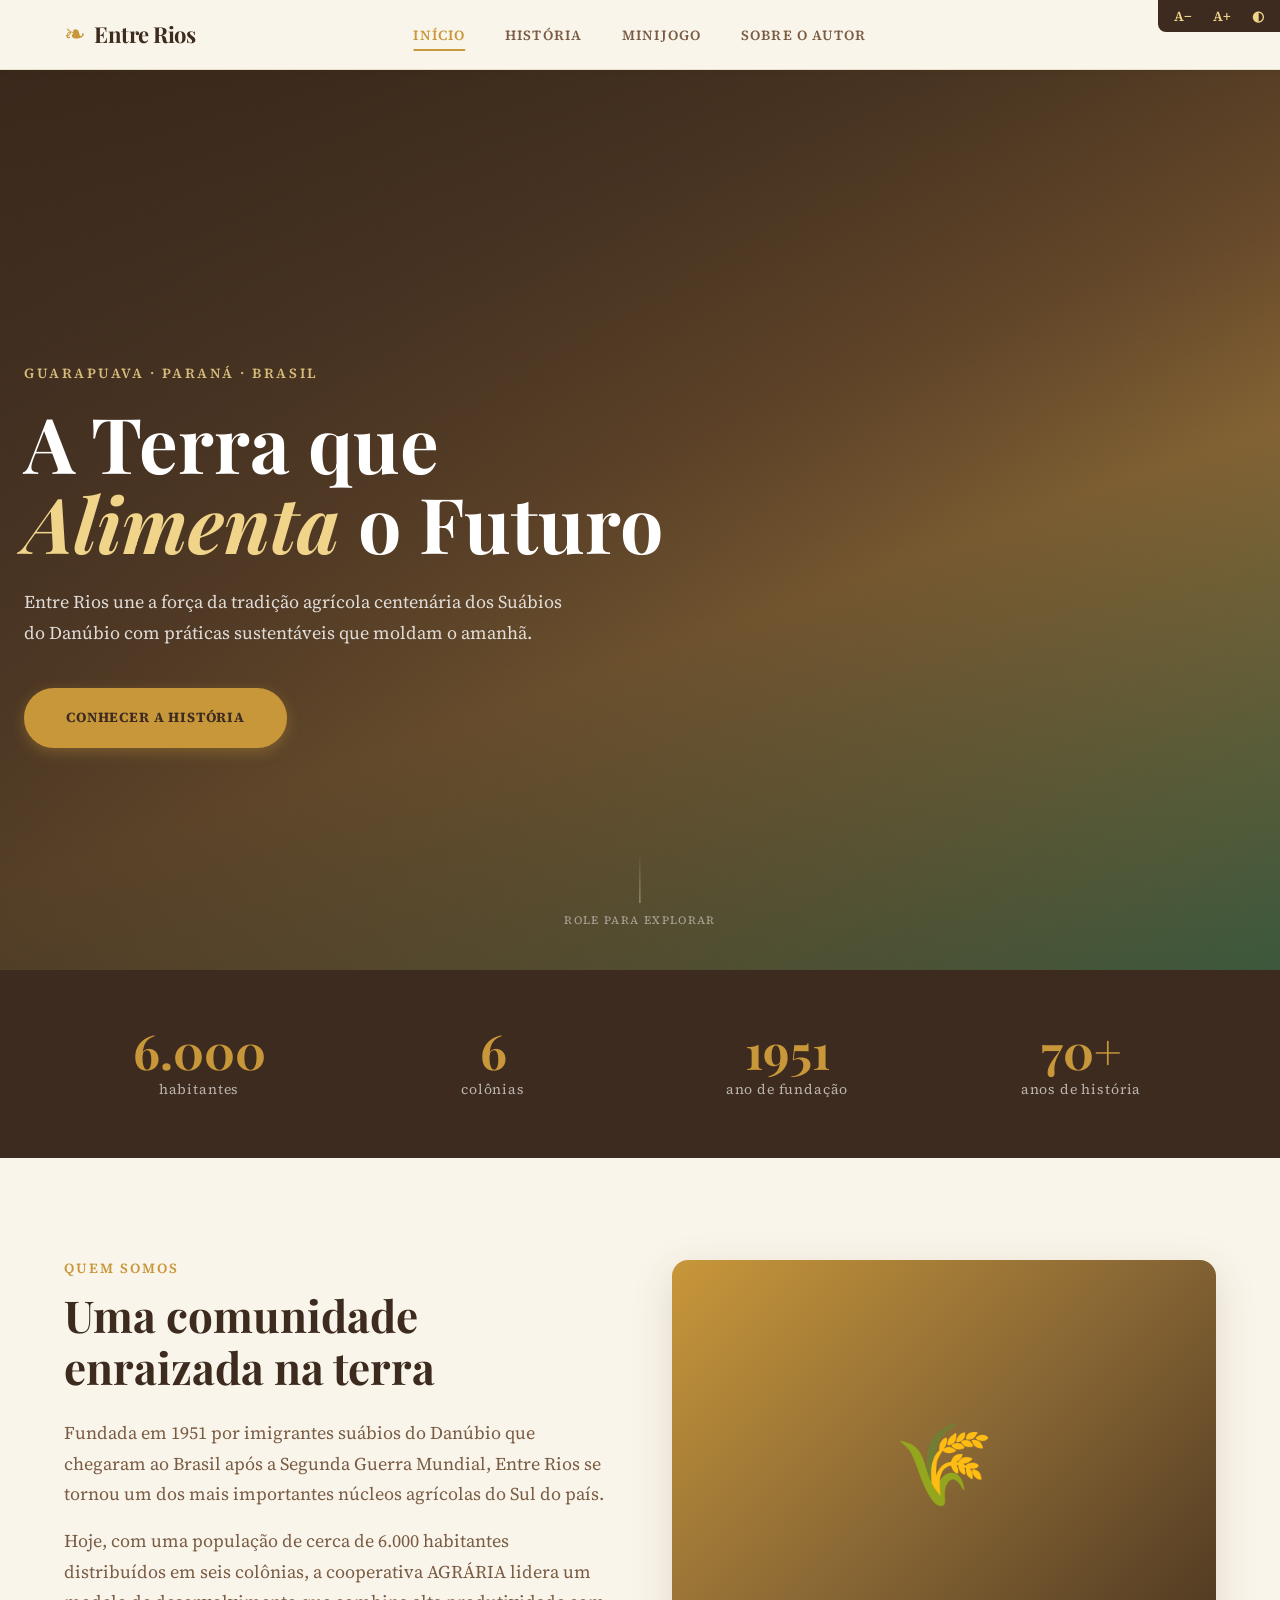
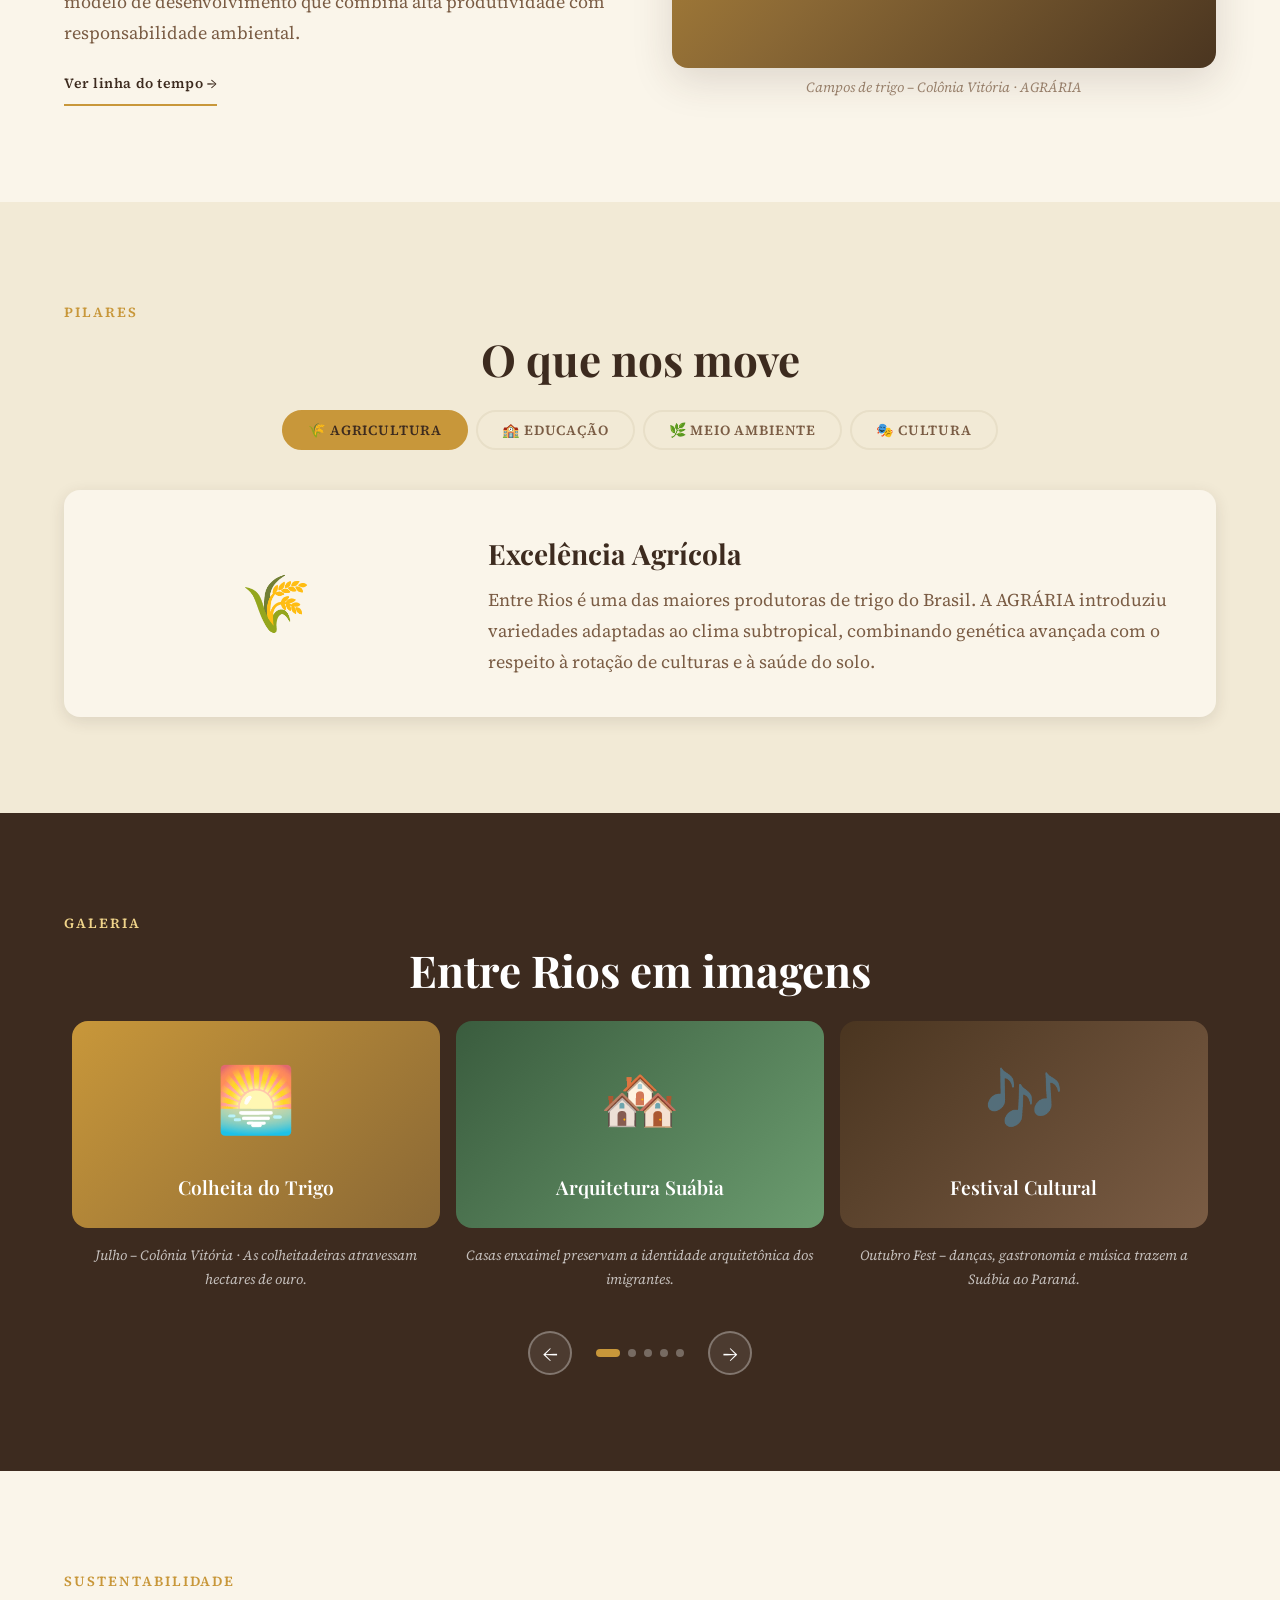
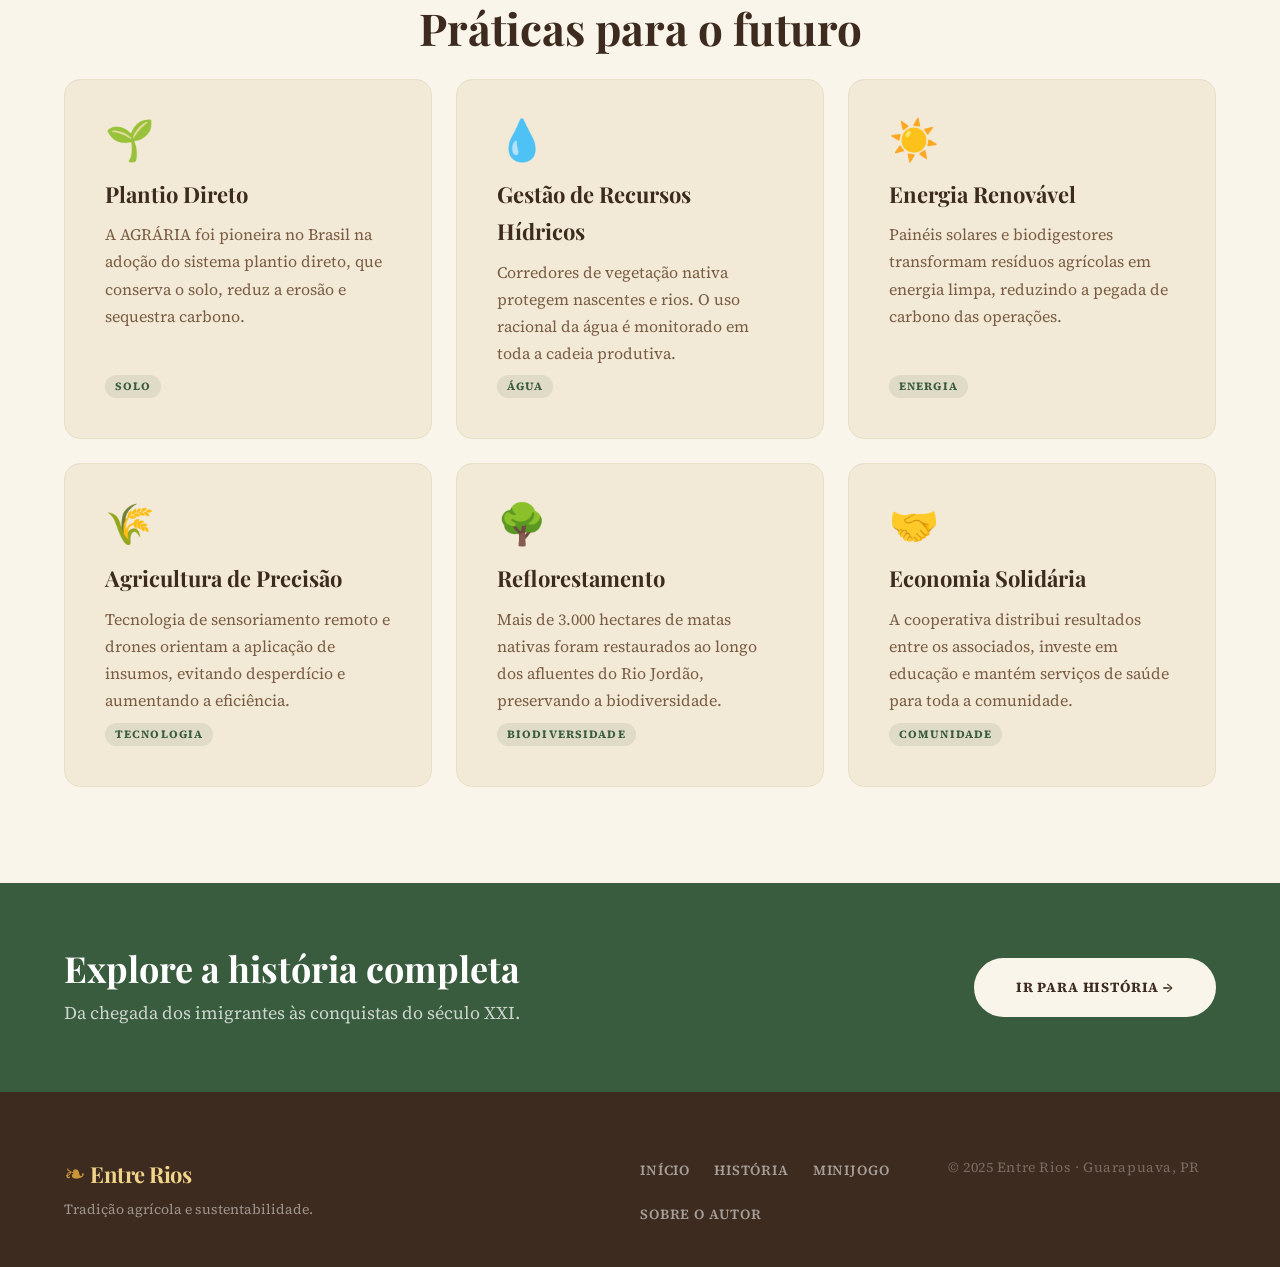
<file: index.html>
<!DOCTYPE html>
<html lang="pt-BR">
<head>
  <meta charset="UTF-8" />
  <meta name="viewport" content="width=device-width, initial-scale=1.0" />
  <meta name="description" content="Entre Rios – Tradição agrícola e sustentabilidade no coração do Paraná." />
  <title>Entre Rios – Tradição & Sustentabilidade</title>
  <link rel="stylesheet" href="style.css" />
  <!-- Google Fonts: Playfair Display + Source Serif 4 -->
  <link rel="preconnect" href="https://fonts.googleapis.com" />
  <link rel="preconnect" href="https://fonts.gstatic.com" crossorigin />
  <link href="https://fonts.googleapis.com/css2?family=Playfair+Display:ital,wght@0,500;0,700;1,500&family=Source+Serif+4:opsz,wght@8..60,300;8..60,400;8..60,600&display=swap" rel="stylesheet" />
</head>
<body>

  <!-- ===== ACESSIBILIDADE: Barra de ferramentas ===== -->
  <div class="a11y-bar" role="toolbar" aria-label="Ferramentas de acessibilidade">
    <button class="a11y-btn" id="btn-font-dec" aria-label="Diminuir tamanho da fonte">A−</button>
    <button class="a11y-btn" id="btn-font-inc" aria-label="Aumentar tamanho da fonte">A+</button>
    <button class="a11y-btn" id="btn-contrast" aria-label="Alternar alto contraste">◐</button>
  </div>

  <!-- ===== NAVBAR ===== -->
  <header class="navbar" role="banner">
    <div class="navbar__inner">
      <a href="index.html" class="navbar__logo" aria-label="Início – Entre Rios">
        <span class="logo-mark" aria-hidden="true">❧</span>
        <span class="logo-text">Entre Rios</span>
      </a>
      <button class="navbar__toggle" id="nav-toggle" aria-expanded="false" aria-controls="nav-menu" aria-label="Abrir menu de navegação">
        <span class="burger-line"></span>
        <span class="burger-line"></span>
        <span class="burger-line"></span>
      </button>
      <nav id="nav-menu" class="navbar__nav" role="navigation" aria-label="Navegação principal">
        <ul class="nav__list" role="list">
          <li><a href="index.html"    class="nav__link active" aria-current="page">Início</a></li>
          <li><a href="historia.html" class="nav__link">História</a></li>
          <li><a href="minijogo.html" class="nav__link">MiniJogo</a></li>
          <li><a href="autor.html"    class="nav__link">Sobre o Autor</a></li>
        </ul>
      </nav>
    </div>
  </header>

  <main id="main-content">

    <!-- ===== HERO ===== -->
    <section class="hero" aria-labelledby="hero-title">
      <div class="hero__bg" aria-hidden="true">
        <div class="hero__grain"></div>
        <div class="hero__overlay"></div>
        <!-- Partículas de trigo animadas -->
        <div class="hero__particles" id="hero-particles"></div>
      </div>
      <div class="hero__content reveal">
        <p class="hero__eyebrow">Guarapuava · Paraná · Brasil</p>
        <h1 id="hero-title" class="hero__title">
          A Terra que<br />
          <em>Alimenta</em> o Futuro
        </h1>
        <p class="hero__subtitle">Entre Rios une a força da tradição agrícola centenária dos Suábios do Danúbio com práticas sustentáveis que moldam o amanhã.</p>
        <a href="historia.html" class="btn-primary" aria-label="Conhecer a história de Entre Rios">Conhecer a História</a>
      </div>
      <div class="hero__scroll-hint" aria-hidden="true">
        <span class="scroll-line"></span>
        <span class="scroll-text">Role para explorar</span>
      </div>
    </section>

    <!-- ===== NÚMEROS / STATS ===== -->
    <section class="stats-band reveal" aria-label="Dados sobre Entre Rios">
      <div id="stats-container" class="stats-grid" role="list">
        <!-- Renderizado via JS -->
      </div>
    </section>

    <!-- ===== SOBRE ===== -->
    <section class="about section-pad reveal" aria-labelledby="about-title">
      <div class="container grid-2col">
        <div class="about__text">
          <span class="section-tag" aria-hidden="true">Quem somos</span>
          <h2 id="about-title" class="section-title">Uma comunidade<br />enraizada na terra</h2>
          <p>Fundada em 1951 por imigrantes suábios do Danúbio que chegaram ao Brasil após a Segunda Guerra Mundial, Entre Rios se tornou um dos mais importantes núcleos agrícolas do Sul do país.</p>
          <p>Hoje, com uma população de cerca de 6.000 habitantes distribuídos em seis colônias, a cooperativa AGRÁRIA lidera um modelo de desenvolvimento que combina alta produtividade com responsabilidade ambiental.</p>
          <a href="historia.html" class="btn-secondary">Ver linha do tempo →</a>
        </div>
        <figure class="about__visual" aria-label="Campos de trigo de Entre Rios ao entardecer">
          <div class="about__img-frame">
            <div class="img-placeholder img-placeholder--golden" role="img" aria-label="Campos dourados de trigo com silos ao fundo">
              <span class="img-icon" aria-hidden="true">🌾</span>
            </div>
          </div>
          <figcaption class="about__caption">Campos de trigo – Colônia Vitória · AGRÁRIA</figcaption>
        </figure>
      </div>
    </section>

    <!-- ===== PILARES (TABS / ACORDEÃO) ===== -->
    <section class="pillars section-pad" aria-labelledby="pillars-title">
      <div class="container">
        <span class="section-tag" aria-hidden="true">Pilares</span>
        <h2 id="pillars-title" class="section-title section-title--center">O que nos move</h2>

        <!-- Abas desktop, acordeão mobile -->
        <div class="tabs reveal" role="tablist" aria-label="Pilares de Entre Rios">
          <!-- Tab buttons renderizados via JS -->
          <div id="tab-buttons" role="tablist"></div>
          <div id="tab-panels" class="tabs__panels"></div>
        </div>
      </div>
    </section>

    <!-- ===== GALERIA / CARROSSEL ===== -->
    <section class="gallery section-pad" aria-labelledby="gallery-title">
      <div class="container">
        <span class="section-tag" aria-hidden="true">Galeria</span>
        <h2 id="gallery-title" class="section-title section-title--center">Entre Rios em imagens</h2>
        <div class="carousel reveal" role="region" aria-label="Carrossel de fotos de Entre Rios" aria-roledescription="carrossel">
          <div class="carousel__track" id="carousel-track">
            <!-- Renderizado via JS -->
          </div>
          <div class="carousel__controls">
            <button class="carousel__btn" id="carousel-prev" aria-label="Slide anterior">&#8592;</button>
            <div class="carousel__dots" id="carousel-dots" role="tablist" aria-label="Navegação do carrossel"></div>
            <button class="carousel__btn" id="carousel-next" aria-label="Próximo slide">&#8594;</button>
          </div>
        </div>
      </div>
    </section>

    <!-- ===== SUSTENTABILIDADE (CARDS DINÂMICOS) ===== -->
    <section class="sustentabilidade section-pad" aria-labelledby="sust-title">
      <div class="container">
        <span class="section-tag" aria-hidden="true">Sustentabilidade</span>
        <h2 id="sust-title" class="section-title section-title--center">Práticas para o futuro</h2>
        <div class="cards-grid reveal" id="cards-container" role="list">
          <!-- Renderizado via JS -->
        </div>
      </div>
    </section>

    <!-- ===== CTA BANNER ===== -->
    <section class="cta-band reveal" aria-labelledby="cta-title">
      <div class="container cta-band__inner">
        <div>
          <h2 id="cta-title" class="cta-band__title">Explore a história completa</h2>
          <p class="cta-band__sub">Da chegada dos imigrantes às conquistas do século XXI.</p>
        </div>
        <a href="historia.html" class="btn-primary btn-primary--light" aria-label="Ir para página de história">Ir para História →</a>
      </div>
    </section>

  </main>

  <!-- ===== FOOTER ===== -->
  <footer class="footer" role="contentinfo">
    <div class="container footer__inner">
      <div class="footer__brand">
        <span class="logo-mark" aria-hidden="true">❧</span>
        <span class="logo-text">Entre Rios</span>
        <p class="footer__tagline">Tradição agrícola e sustentabilidade.</p>
      </div>
      <nav class="footer__nav" aria-label="Links do rodapé">
        <ul role="list">
          <li><a href="index.html">Início</a></li>
          <li><a href="historia.html">História</a></li>
          <li><a href="minijogo.html">MiniJogo</a></li>
          <li><a href="autor.html">Sobre o Autor</a></li>
        </ul>
      </nav>
      <p class="footer__copy">© 2025 Entre Rios · Guarapuava, PR</p>
    </div>
  </footer>

  <script src="script.js"></script>
</body>
</html>
</file>
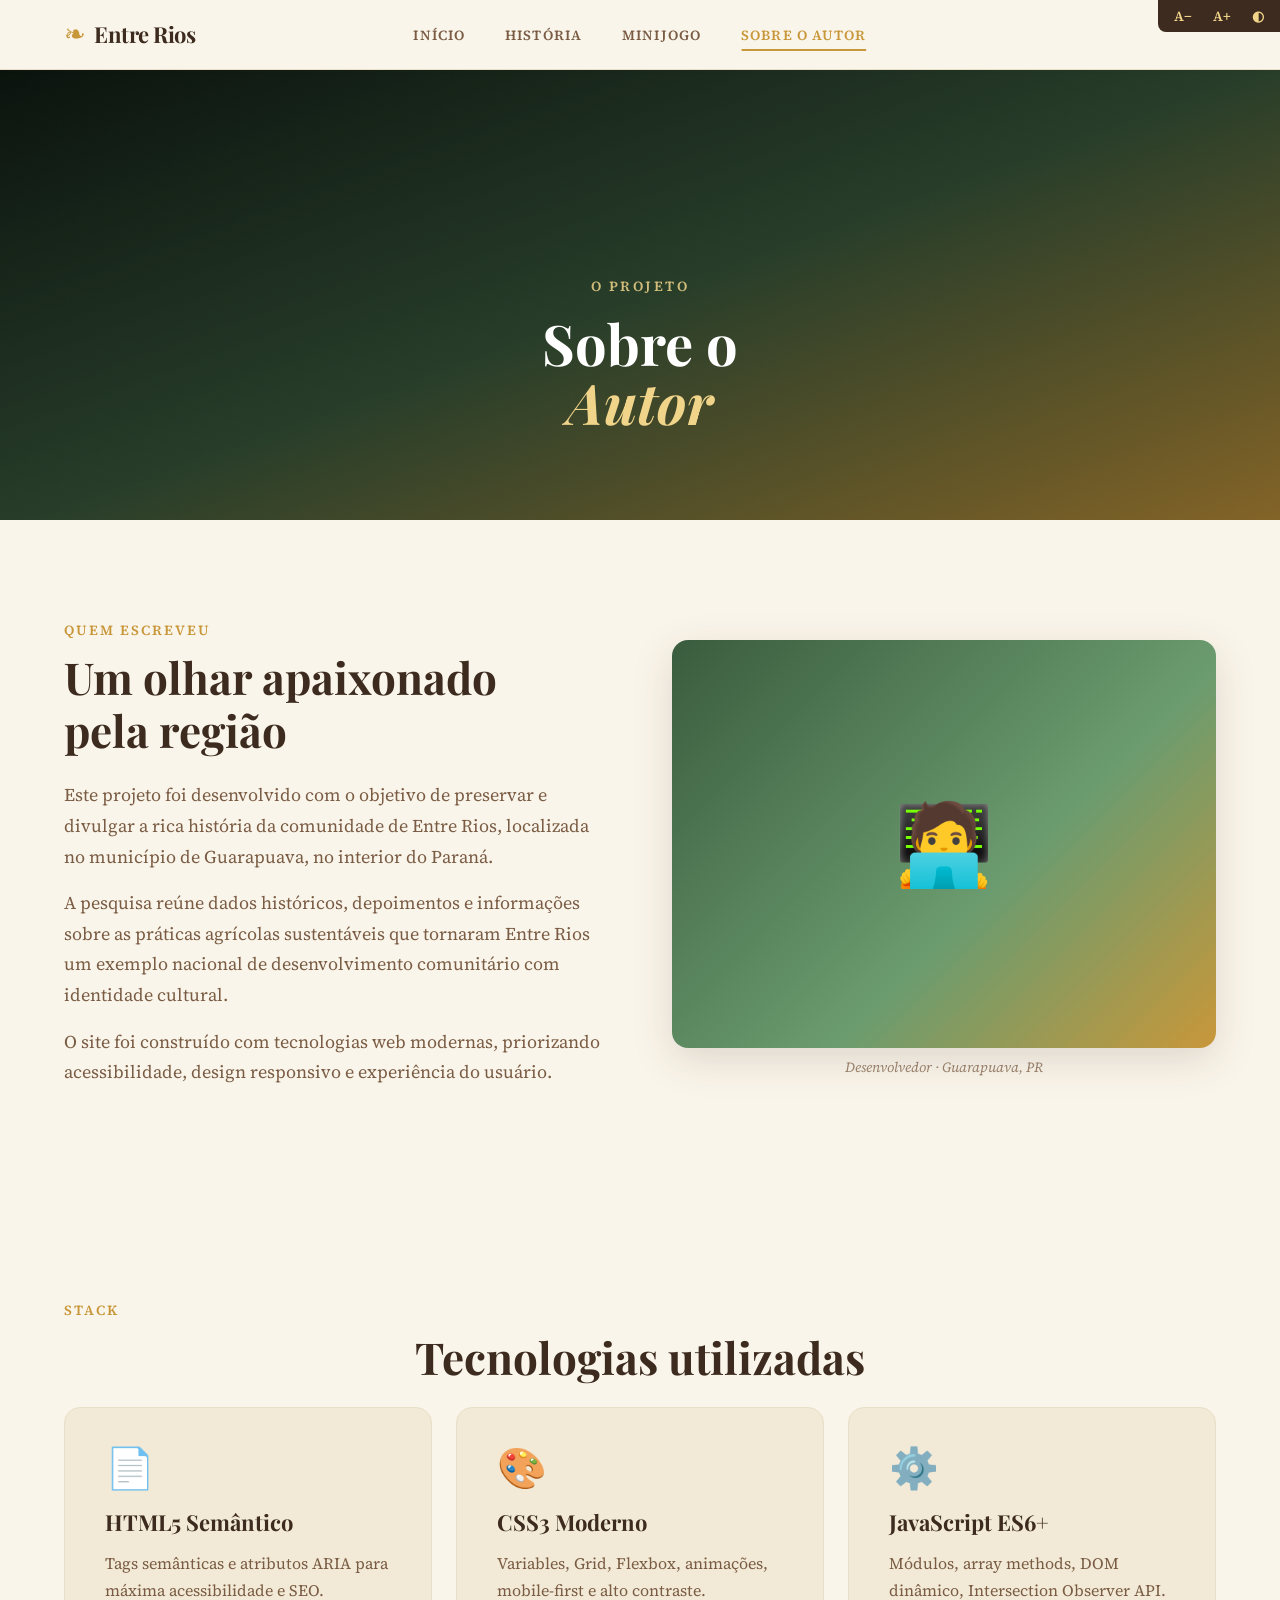
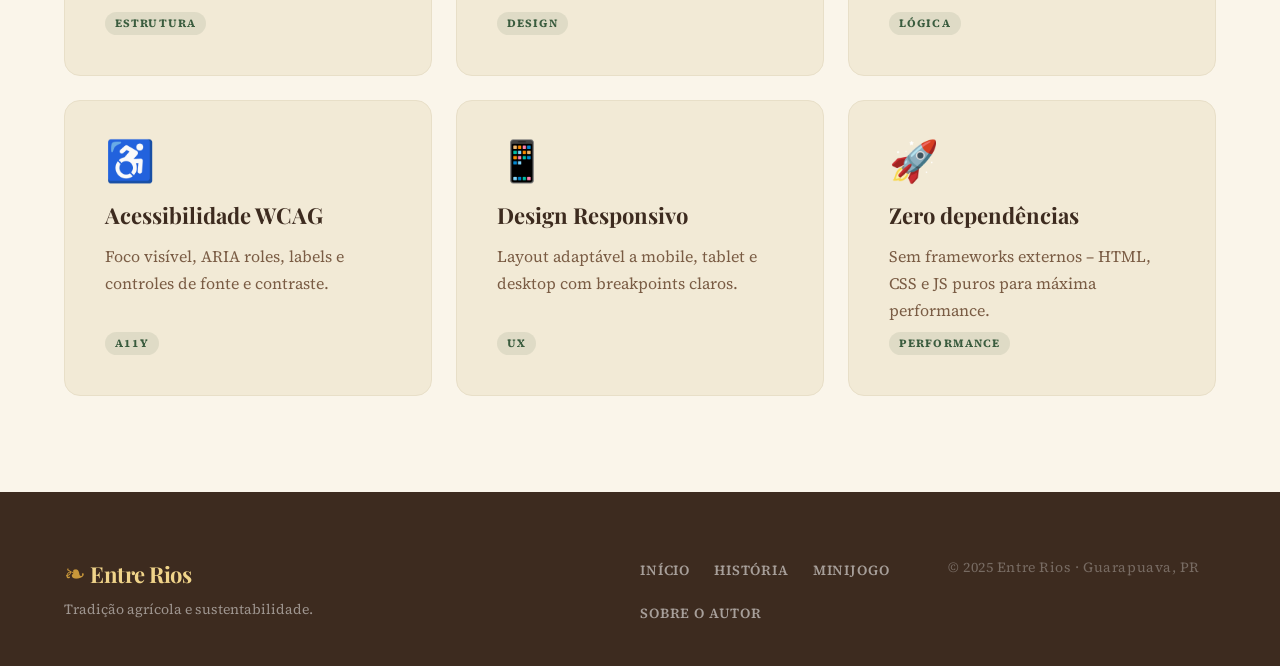
<file: autor.html>
<!DOCTYPE html>
<html lang="pt-BR">
<head>
  <meta charset="UTF-8" />
  <meta name="viewport" content="width=device-width, initial-scale=1.0" />
  <meta name="description" content="Sobre o Autor – projeto Entre Rios." />
  <title>Sobre o Autor – Entre Rios</title>
  <link rel="stylesheet" href="style.css" />
  <link rel="preconnect" href="https://fonts.googleapis.com" />
  <link rel="preconnect" href="https://fonts.gstatic.com" crossorigin />
  <link href="https://fonts.googleapis.com/css2?family=Playfair+Display:ital,wght@0,500;0,700;1,500&family=Source+Serif+4:opsz,wght@8..60,300;8..60,400;8..60,600&display=swap" rel="stylesheet" />
</head>
<body>

  <div class="a11y-bar" role="toolbar" aria-label="Ferramentas de acessibilidade">
    <button class="a11y-btn" id="btn-font-dec" aria-label="Diminuir tamanho da fonte">A−</button>
    <button class="a11y-btn" id="btn-font-inc" aria-label="Aumentar tamanho da fonte">A+</button>
    <button class="a11y-btn" id="btn-contrast" aria-label="Alternar alto contraste">◐</button>
  </div>

  <header class="navbar" role="banner">
    <div class="navbar__inner">
      <a href="index.html" class="navbar__logo" aria-label="Início – Entre Rios">
        <span class="logo-mark" aria-hidden="true">❧</span>
        <span class="logo-text">Entre Rios</span>
      </a>
      <button class="navbar__toggle" id="nav-toggle" aria-expanded="false" aria-controls="nav-menu" aria-label="Abrir menu de navegação">
        <span class="burger-line"></span>
        <span class="burger-line"></span>
        <span class="burger-line"></span>
      </button>
      <nav id="nav-menu" class="navbar__nav" role="navigation" aria-label="Navegação principal">
        <ul class="nav__list" role="list">
          <li><a href="index.html"    class="nav__link">Início</a></li>
          <li><a href="historia.html" class="nav__link">História</a></li>
          <li><a href="minijogo.html" class="nav__link">MiniJogo</a></li>
          <li><a href="autor.html"    class="nav__link active" aria-current="page">Sobre o Autor</a></li>
        </ul>
      </nav>
    </div>
  </header>

  <main id="main-content">

    <section class="page-hero page-hero--autor" aria-labelledby="autor-title">
      <div class="hero__grain" aria-hidden="true"></div>
      <div class="page-hero__content reveal">
        <p class="hero__eyebrow">O projeto</p>
        <h1 id="autor-title" class="hero__title hero__title--sm">Sobre o<br/><em>Autor</em></h1>
      </div>
    </section>

    <section class="about section-pad" aria-labelledby="autor-about-title">
      <div class="container grid-2col">
        <div class="about__text reveal">
          <span class="section-tag" aria-hidden="true">Quem escreveu</span>
          <h2 id="autor-about-title" class="section-title">Um olhar apaixonado<br />pela região</h2>
          <p>Este projeto foi desenvolvido com o objetivo de preservar e divulgar a rica história da comunidade de Entre Rios, localizada no município de Guarapuava, no interior do Paraná.</p>
          <p>A pesquisa reúne dados históricos, depoimentos e informações sobre as práticas agrícolas sustentáveis que tornaram Entre Rios um exemplo nacional de desenvolvimento comunitário com identidade cultural.</p>
          <p>O site foi construído com tecnologias web modernas, priorizando acessibilidade, design responsivo e experiência do usuário.</p>
        </div>
        <figure class="about__visual reveal" aria-label="Foto do autor">
          <div class="about__img-frame">
            <div class="img-placeholder img-placeholder--forest" role="img" aria-label="Avatar representativo do autor">
              <span class="img-icon" aria-hidden="true">🧑‍💻</span>
            </div>
          </div>
          <figcaption class="about__caption">Desenvolvedor · Guarapuava, PR</figcaption>
        </figure>
      </div>
    </section>

    <!-- Cards de habilidades / tecnologias usadas -->
    <section class="sustentabilidade section-pad" aria-labelledby="tech-title">
      <div class="container">
        <span class="section-tag" aria-hidden="true">Stack</span>
        <h2 id="tech-title" class="section-title section-title--center">Tecnologias utilizadas</h2>
        <div class="cards-grid reveal" id="tech-cards" role="list">
          <!-- Renderizado via JS -->
        </div>
      </div>
    </section>

  </main>

  <footer class="footer" role="contentinfo">
    <div class="container footer__inner">
      <div class="footer__brand">
        <span class="logo-mark" aria-hidden="true">❧</span>
        <span class="logo-text">Entre Rios</span>
        <p class="footer__tagline">Tradição agrícola e sustentabilidade.</p>
      </div>
      <nav class="footer__nav" aria-label="Links do rodapé">
        <ul role="list">
          <li><a href="index.html">Início</a></li>
          <li><a href="historia.html">História</a></li>
          <li><a href="minijogo.html">MiniJogo</a></li>
          <li><a href="autor.html">Sobre o Autor</a></li>
        </ul>
      </nav>
      <p class="footer__copy">© 2025 Entre Rios · Guarapuava, PR</p>
    </div>
  </footer>

  <script src="script.js"></script>
</body>
</html>
</file>
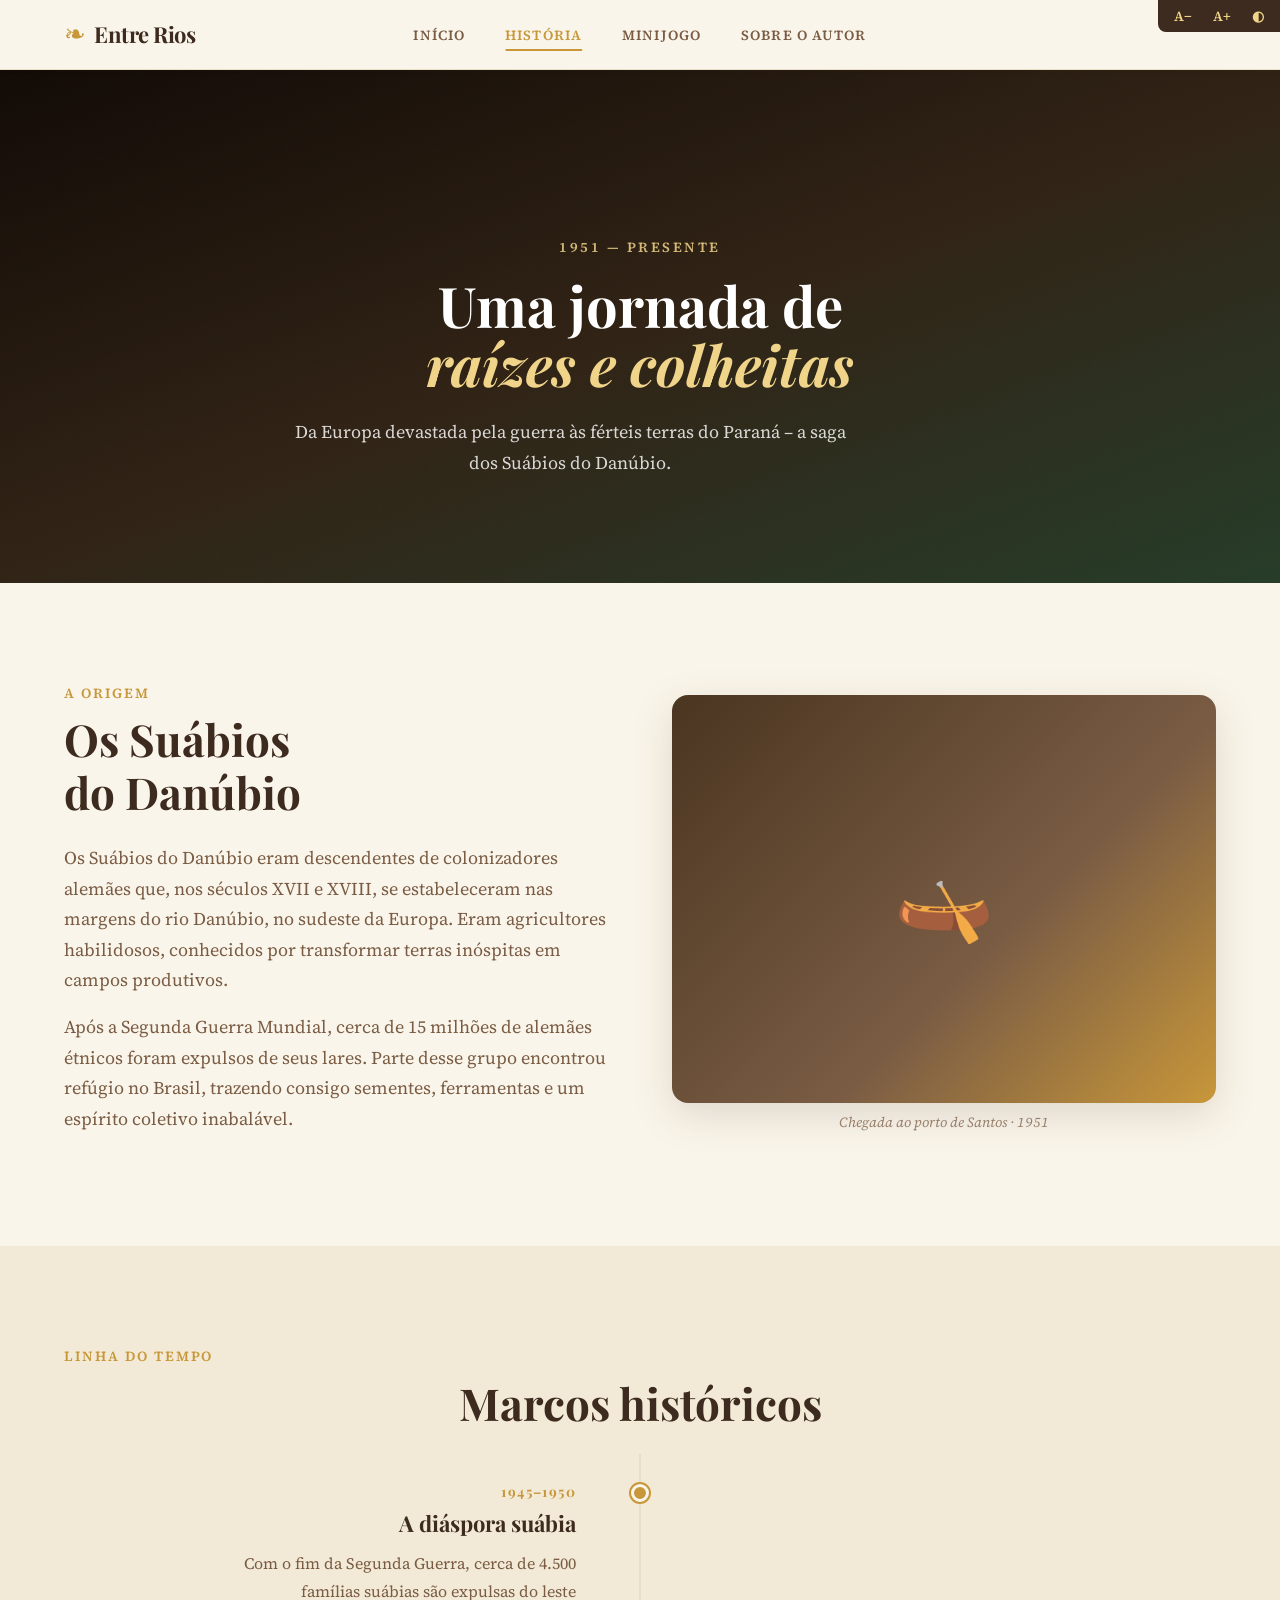
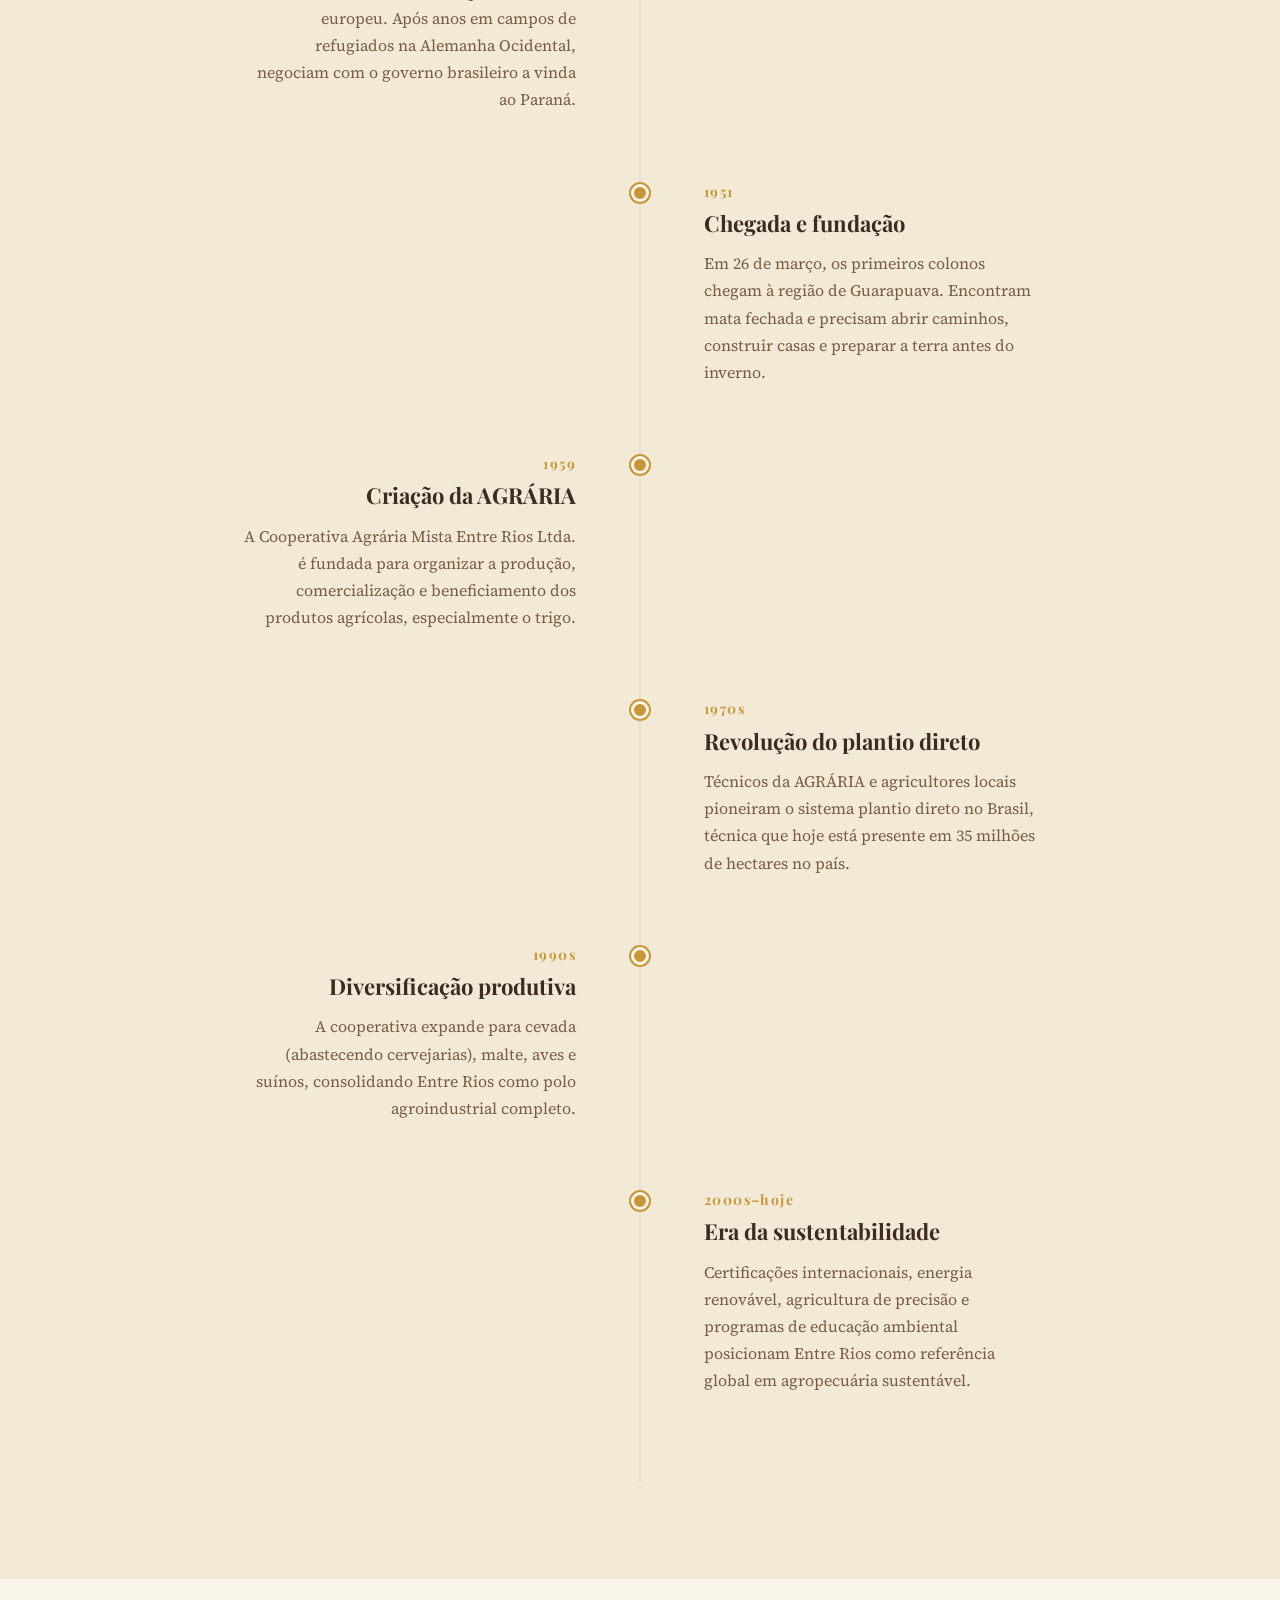
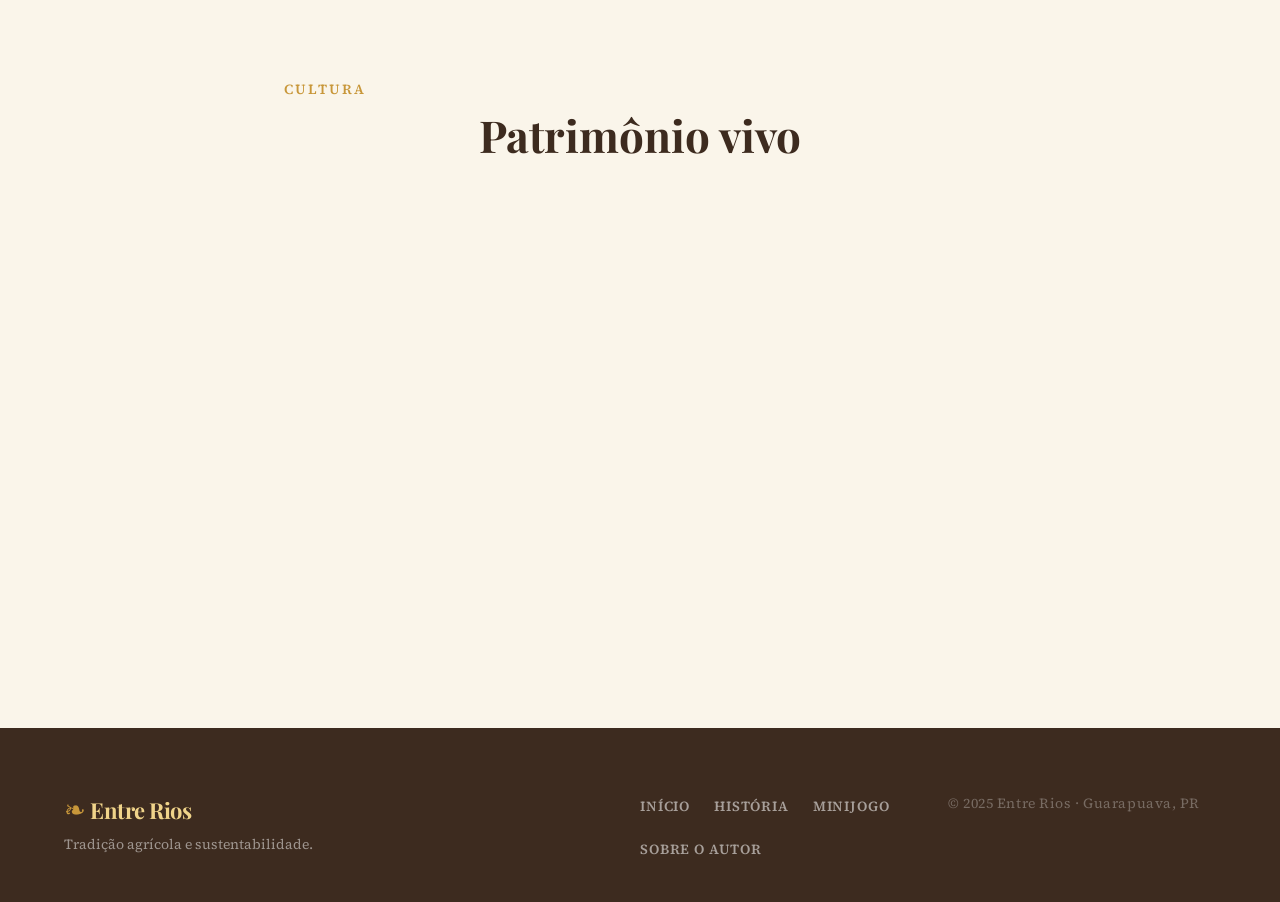
<file: historia.html>
<!DOCTYPE html>
<html lang="pt-BR">
<head>
  <meta charset="UTF-8" />
  <meta name="viewport" content="width=device-width, initial-scale=1.0" />
  <meta name="description" content="História de Entre Rios – Linha do tempo dos Suábios do Danúbio no Paraná." />
  <title>História – Entre Rios</title>
  <link rel="stylesheet" href="style.css" />
  <link rel="preconnect" href="https://fonts.googleapis.com" />
  <link rel="preconnect" href="https://fonts.gstatic.com" crossorigin />
  <link href="https://fonts.googleapis.com/css2?family=Playfair+Display:ital,wght@0,500;0,700;1,500&family=Source+Serif+4:opsz,wght@8..60,300;8..60,400;8..60,600&display=swap" rel="stylesheet" />
</head>
<body>

  <div class="a11y-bar" role="toolbar" aria-label="Ferramentas de acessibilidade">
    <button class="a11y-btn" id="btn-font-dec" aria-label="Diminuir tamanho da fonte">A−</button>
    <button class="a11y-btn" id="btn-font-inc" aria-label="Aumentar tamanho da fonte">A+</button>
    <button class="a11y-btn" id="btn-contrast" aria-label="Alternar alto contraste">◐</button>
  </div>

  <header class="navbar" role="banner">
    <div class="navbar__inner">
      <a href="index.html" class="navbar__logo" aria-label="Início – Entre Rios">
        <span class="logo-mark" aria-hidden="true">❧</span>
        <span class="logo-text">Entre Rios</span>
      </a>
      <button class="navbar__toggle" id="nav-toggle" aria-expanded="false" aria-controls="nav-menu" aria-label="Abrir menu de navegação">
        <span class="burger-line"></span>
        <span class="burger-line"></span>
        <span class="burger-line"></span>
      </button>
      <nav id="nav-menu" class="navbar__nav" role="navigation" aria-label="Navegação principal">
        <ul class="nav__list" role="list">
          <li><a href="index.html"    class="nav__link">Início</a></li>
          <li><a href="historia.html" class="nav__link active" aria-current="page">História</a></li>
          <li><a href="minijogo.html" class="nav__link">MiniJogo</a></li>
          <li><a href="autor.html"    class="nav__link">Sobre o Autor</a></li>
        </ul>
      </nav>
    </div>
  </header>

  <main id="main-content">

    <!-- PAGE HERO -->
    <section class="page-hero page-hero--historia" aria-labelledby="page-hero-title">
      <div class="hero__grain" aria-hidden="true"></div>
      <div class="page-hero__content reveal">
        <p class="hero__eyebrow">1951 — presente</p>
        <h1 id="page-hero-title" class="hero__title hero__title--sm">Uma jornada de<br/><em>raízes e colheitas</em></h1>
        <p class="hero__subtitle">Da Europa devastada pela guerra às férteis terras do Paraná – a saga dos Suábios do Danúbio.</p>
      </div>
    </section>

    <!-- INTRO -->
    <section class="about section-pad reveal" aria-labelledby="hist-intro-title">
      <div class="container grid-2col">
        <div class="about__text">
          <span class="section-tag" aria-hidden="true">A Origem</span>
          <h2 id="hist-intro-title" class="section-title">Os Suábios<br />do Danúbio</h2>
          <p>Os Suábios do Danúbio eram descendentes de colonizadores alemães que, nos séculos XVII e XVIII, se estabeleceram nas margens do rio Danúbio, no sudeste da Europa. Eram agricultores habilidosos, conhecidos por transformar terras inóspitas em campos produtivos.</p>
          <p>Após a Segunda Guerra Mundial, cerca de 15 milhões de alemães étnicos foram expulsos de seus lares. Parte desse grupo encontrou refúgio no Brasil, trazendo consigo sementes, ferramentas e um espírito coletivo inabalável.</p>
        </div>
        <figure class="about__visual" aria-label="Chegada dos imigrantes suábios ao Paraná">
          <div class="about__img-frame">
            <div class="img-placeholder img-placeholder--earth" role="img" aria-label="Ilustração de imigrantes chegando com seus pertences">
              <span class="img-icon" aria-hidden="true">🛶</span>
            </div>
          </div>
          <figcaption class="about__caption">Chegada ao porto de Santos · 1951</figcaption>
        </figure>
      </div>
    </section>

    <!-- TIMELINE -->
    <section class="timeline-section section-pad" aria-labelledby="timeline-title">
      <div class="container">
        <span class="section-tag" aria-hidden="true">Linha do Tempo</span>
        <h2 id="timeline-title" class="section-title section-title--center">Marcos históricos</h2>
        <ol class="timeline" id="timeline-list" aria-label="Linha do tempo de Entre Rios">
          <!-- Renderizado via JS -->
        </ol>
      </div>
    </section>

    <!-- ACORDEÃO – Aspectos culturais -->
    <section class="accordion-section section-pad" aria-labelledby="accordion-title">
      <div class="container container--narrow">
        <span class="section-tag" aria-hidden="true">Cultura</span>
        <h2 id="accordion-title" class="section-title section-title--center">Patrimônio vivo</h2>
        <div class="accordion reveal" id="accordion-container" role="list">
          <!-- Renderizado via JS -->
        </div>
      </div>
    </section>

  </main>

  <footer class="footer" role="contentinfo">
    <div class="container footer__inner">
      <div class="footer__brand">
        <span class="logo-mark" aria-hidden="true">❧</span>
        <span class="logo-text">Entre Rios</span>
        <p class="footer__tagline">Tradição agrícola e sustentabilidade.</p>
      </div>
      <nav class="footer__nav" aria-label="Links do rodapé">
        <ul role="list">
          <li><a href="index.html">Início</a></li>
          <li><a href="historia.html">História</a></li>
          <li><a href="minijogo.html">MiniJogo</a></li>
          <li><a href="autor.html">Sobre o Autor</a></li>
        </ul>
      </nav>
      <p class="footer__copy">© 2025 Entre Rios · Guarapuava, PR</p>
    </div>
  </footer>

  <script src="script.js"></script>
</body>
</html>
</file>
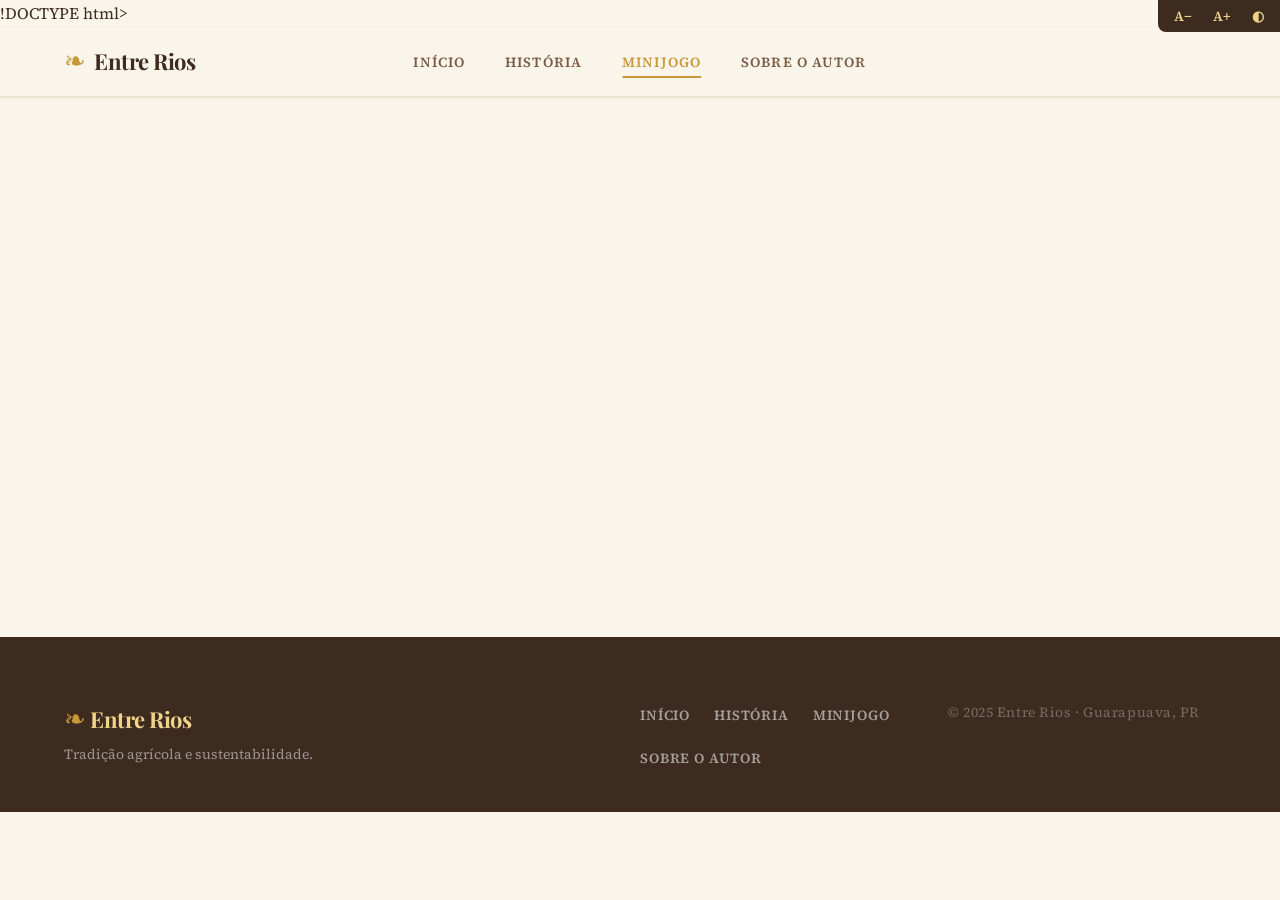
<file: minijogo.html>
!DOCTYPE html>
<html lang="pt-BR">
<head>
  <meta charset="UTF-8" />
  <meta name="viewport" content="width=device-width, initial-scale=1.0" />
  <meta name="description" content="MiniJogo – Entre Rios. Em breve." />
  <title>MiniJogo – Entre Rios</title>
  <link rel="stylesheet" href="style.css" />
  <link rel="preconnect" href="https://fonts.googleapis.com" />
  <link rel="preconnect" href="https://fonts.gstatic.com" crossorigin />
  <link href="https://fonts.googleapis.com/css2?family=Playfair+Display:ital,wght@0,500;0,700;1,500&family=Source+Serif+4:opsz,wght@8..60,300;8..60,400;8..60,600&display=swap" rel="stylesheet" />
</head>
<body>

  <div class="a11y-bar" role="toolbar" aria-label="Ferramentas de acessibilidade">
    <button class="a11y-btn" id="btn-font-dec" aria-label="Diminuir tamanho da fonte">A−</button>
    <button class="a11y-btn" id="btn-font-inc" aria-label="Aumentar tamanho da fonte">A+</button>
    <button class="a11y-btn" id="btn-contrast" aria-label="Alternar alto contraste">◐</button>
  </div>

  <header class="navbar" role="banner">
    <div class="navbar__inner">
      <a href="index.html" class="navbar__logo" aria-label="Início – Entre Rios">
        <span class="logo-mark" aria-hidden="true">❧</span>
        <span class="logo-text">Entre Rios</span>
      </a>
      <button class="navbar__toggle" id="nav-toggle" aria-expanded="false" aria-controls="nav-menu" aria-label="Abrir menu de navegação">
        <span class="burger-line"></span>
        <span class="burger-line"></span>
        <span class="burger-line"></span>
      </button>
      <nav id="nav-menu" class="navbar__nav" role="navigation" aria-label="Navegação principal">
        <ul class="nav__list" role="list">
          <li><a href="index.html"    class="nav__link">Início</a></li>
          <li><a href="historia.html" class="nav__link">História</a></li>
          <li><a href="minijogo.html" class="nav__link active" aria-current="page">MiniJogo</a></li>
          <li><a href="autor.html"    class="nav__link">Sobre o Autor</a></li>
        </ul>
      </nav>
    </div>
  </header>

  <!-- Página intencionalmente em branco conforme especificação -->
  <main id="main-content" style="min-height:60vh;"></main>

  <footer class="footer" role="contentinfo">
    <div class="container footer__inner">
      <div class="footer__brand">
        <span class="logo-mark" aria-hidden="true">❧</span>
        <span class="logo-text">Entre Rios</span>
        <p class="footer__tagline">Tradição agrícola e sustentabilidade.</p>
      </div>
      <nav class="footer__nav" aria-label="Links do rodapé">
        <ul role="list">
          <li><a href="index.html">Início</a></li>
          <li><a href="historia.html">História</a></li>
          <li><a href="minijogo.html">MiniJogo</a></li>
          <li><a href="autor.html">Sobre o Autor</a></li>
        </ul>
      </nav>
      <p class="footer__copy">© 2025 Entre Rios · Guarapuava, PR</p>
    </div>
  </footer>

  <script src="script.js"></script>
</body>
</html>
</file>
<file: style.css>
/* ============================================================
   ENTRE RIOS – style.css
   Design System: Organic Editorial (terra + trigo + verde)
   Mobile-First · CSS Grid · Flexbox · Alto Contraste
   ============================================================ */

/* ============================================================
   1. DESIGN TOKENS – :root (mude aqui para alterar todo o site)
   ============================================================ */
:root {
  /* --- Paleta principal --- */
  --color-earth:      #3d2b1f;  /* marrom terra escuro (textos) */
  --color-wheat:      #c8973a;  /* dourado trigo (accent primário) */
  --color-wheat-lt:   #f0d48a;  /* dourado claro */
  --color-green:      #3a5c3e;  /* verde floresta (accent secundário) */
  --color-green-lt:   #6b9c6f;  /* verde médio */
  --color-cream:      #faf5ea;  /* fundo principal */
  --color-paper:      #f2ead6;  /* fundo seções alternadas */
  --color-bark:       #7a5c44;  /* marrom médio */
  --color-fog:        #e8dfc8;  /* bordas suaves */

  /* --- Tipografia --- */
  --font-display: 'Playfair Display', Georgia, serif;
  --font-body:    'Source Serif 4', Georgia, serif;
  --fs-base:  1rem;       /* 16px – mude aqui para alterar escala base */
  --fs-sm:    0.875rem;
  --fs-lg:    1.125rem;
  --fs-xl:    1.375rem;
  --fs-2xl:   1.75rem;
  --fs-3xl:   2.375rem;
  --fs-4xl:   3.25rem;
  --fs-hero:  clamp(2.5rem, 6vw, 5rem);
  --lh-tight: 1.2;
  --lh-body:  1.7;

  /* --- Espaçamentos --- */
  --space-xs:  0.25rem;
  --space-sm:  0.5rem;
  --space-md:  1rem;
  --space-lg:  1.5rem;
  --space-xl:  2.5rem;
  --space-2xl: 4rem;
  --space-3xl: 6rem;

  /* --- Arredondamentos --- */
  --radius-sm:  4px;
  --radius-md:  8px;
  --radius-lg:  16px;
  --radius-xl:  24px;
  --radius-full: 9999px;

  /* --- Sombras --- */
  --shadow-sm:  0 1px 3px rgba(61,43,31,.10);
  --shadow-md:  0 4px 16px rgba(61,43,31,.12);
  --shadow-lg:  0 12px 40px rgba(61,43,31,.15);

  /* --- Transições --- */
  --ease-out: cubic-bezier(.16,1,.3,1);
  --dur-fast: 150ms;
  --dur-med:  300ms;
  --dur-slow: 600ms;

  /* --- Navbar --- */
  --navbar-h:  70px;
  --navbar-bg: rgba(250,245,234,.92);
}

/* ============================================================
   2. RESET & BASE
   ============================================================ */
*, *::before, *::after { box-sizing: border-box; margin: 0; padding: 0; }

html {
  font-size: var(--fs-base);
  scroll-behavior: smooth;
  -webkit-text-size-adjust: 100%;
}

body {
  font-family: var(--font-body);
  font-size: var(--fs-base);
  line-height: var(--lh-body);
  color: var(--color-earth);
  background-color: var(--color-cream);
  min-height: 100dvh;
  overflow-x: hidden;
}

img, svg { display: block; max-width: 100%; }

a {
  color: inherit;
  text-decoration: none;
  transition: color var(--dur-fast) ease;
}

ul, ol { list-style: none; }

button { cursor: pointer; font-family: inherit; border: none; background: none; }

/* Foco visível – acessibilidade */
:focus-visible {
  outline: 3px solid var(--color-wheat);
  outline-offset: 3px;
  border-radius: var(--radius-sm);
}

/* ============================================================
   3. ALTO CONTRASTE
   ============================================================ */
body.high-contrast {
  --color-earth:    #000000;
  --color-wheat:    #ffcc00;
  --color-wheat-lt: #ffee66;
  --color-green:    #00aa44;
  --color-cream:    #ffffff;
  --color-paper:    #f0f0f0;
  --color-bark:     #333333;
  --color-fog:      #aaaaaa;
  --navbar-bg:      rgba(255,255,255,.98);
}

body.high-contrast .hero__overlay,
body.high-contrast .page-hero::after {
  background: rgba(0,0,0,.75) !important;
}

body.high-contrast .btn-primary { background: #000; color: #ffcc00; border-color: #000; }
body.high-contrast .btn-secondary { border-color: #000; color: #000; }

/* ============================================================
   4. BARRA DE ACESSIBILIDADE
   ============================================================ */
.a11y-bar {
  position: fixed;
  top: 0; right: 0;
  z-index: 9999;
  display: flex;
  gap: var(--space-xs);
  padding: var(--space-xs) var(--space-sm);
  background: var(--color-earth);
  border-bottom-left-radius: var(--radius-md);
}

.a11y-btn {
  background: transparent;
  color: var(--color-wheat-lt);
  font-family: var(--font-body);
  font-size: var(--fs-sm);
  font-weight: 600;
  padding: 2px 8px;
  border-radius: var(--radius-sm);
  transition: background var(--dur-fast);
  letter-spacing: .03em;
}

.a11y-btn:hover, .a11y-btn:focus-visible {
  background: rgba(255,255,255,.15);
}

/* ============================================================
   5. NAVBAR – Sticky, responsiva, centralizada
   ============================================================ */
.navbar {
  position: sticky;
  top: 0;
  z-index: 1000;
  height: var(--navbar-h);
  background: var(--navbar-bg);
  backdrop-filter: blur(12px);
  -webkit-backdrop-filter: blur(12px);
  border-bottom: 1px solid var(--color-fog);
  box-shadow: var(--shadow-sm);
  transition: box-shadow var(--dur-med) ease;
}

.navbar.scrolled { box-shadow: var(--shadow-md); }

.navbar__inner {
  max-width: 1200px;
  margin: 0 auto;
  height: 100%;
  padding: 0 var(--space-lg);
  display: flex;
  align-items: center;
  justify-content: space-between;
  gap: var(--space-xl);
  position: relative;
}

/* Logo */
.navbar__logo {
  display: flex;
  align-items: center;
  gap: var(--space-sm);
  text-decoration: none;
  flex-shrink: 0;
}

.logo-mark {
  font-size: 1.6rem;
  color: var(--color-wheat);
  line-height: 1;
}

.logo-text {
  font-family: var(--font-display);
  font-size: var(--fs-xl);
  font-weight: 700;
  color: var(--color-earth);
  letter-spacing: -.02em;
}

/* Nav links (desktop) */
.navbar__nav {
  position: absolute;
  left: 50%;
  transform: translateX(-50%);
  display: flex;
  justify-content: center;
  pointer-events: none;
}

.nav__list {
  display: flex;
  align-items: center;
  gap: var(--space-xl);
  pointer-events: all;
}

.nav__link {
  font-family: var(--font-body);
  font-size: var(--fs-sm);
  font-weight: 600;
  letter-spacing: .08em;
  text-transform: uppercase;
  color: var(--color-bark);
  padding: var(--space-xs) 0;
  position: relative;
  transition: color var(--dur-fast) ease;
}

/* Underline animado no hover */
.nav__link::after {
  content: '';
  position: absolute;
  bottom: -2px; left: 0;
  width: 0; height: 2px;
  background: var(--color-wheat);
  border-radius: var(--radius-full);
  transition: width var(--dur-med) var(--ease-out);
}

.nav__link:hover { color: var(--color-earth); }
.nav__link:hover::after { width: 100%; }

/* Link ativo */
.nav__link.active {
  color: var(--color-wheat);
}
.nav__link.active::after { width: 100%; }

/* Hamburger (mobile) */
.navbar__toggle {
  display: none;
  flex-direction: column;
  gap: 5px;
  padding: var(--space-sm);
  border-radius: var(--radius-sm);
  transition: background var(--dur-fast);
}

.navbar__toggle:hover { background: var(--color-fog); }

.burger-line {
  display: block;
  width: 22px; height: 2px;
  background: var(--color-earth);
  border-radius: var(--radius-full);
  transition: transform var(--dur-med) var(--ease-out), opacity var(--dur-fast);
}

/* Animação hamburger → X */
.navbar__toggle[aria-expanded="true"] .burger-line:nth-child(1) {
  transform: translateY(7px) rotate(45deg);
}
.navbar__toggle[aria-expanded="true"] .burger-line:nth-child(2) {
  opacity: 0;
}
.navbar__toggle[aria-expanded="true"] .burger-line:nth-child(3) {
  transform: translateY(-7px) rotate(-45deg);
}

/* ============================================================
   6. LAYOUT UTILITIES
   ============================================================ */
.container {
  max-width: 1200px;
  margin: 0 auto;
  padding: 0 var(--space-lg);
}

.container--narrow {
  max-width: 760px;
  margin: 0 auto;
  padding: 0 var(--space-lg);
}

.section-pad { padding: var(--space-3xl) 0; }

/* Grid de 2 colunas (mude grid-template-columns aqui) */
.grid-2col {
  display: grid;
  grid-template-columns: 1fr;  /* mobile: 1 col */
  gap: var(--space-2xl);
  align-items: center;
}

/* Cards grid (mude grid-template-columns aqui) */
.cards-grid {
  display: grid;
  grid-template-columns: 1fr;  /* mobile: 1 col */
  gap: var(--space-lg);
}

/* ============================================================
   7. TIPOGRAFIA
   ============================================================ */
.section-tag {
  display: inline-block;
  font-size: var(--fs-sm);
  font-weight: 600;
  letter-spacing: .14em;
  text-transform: uppercase;
  color: var(--color-wheat);
  margin-bottom: var(--space-sm);
}

.section-title {
  font-family: var(--font-display);
  font-size: clamp(1.75rem, 4vw, 2.75rem);
  font-weight: 700;
  line-height: var(--lh-tight);
  color: var(--color-earth);
  margin-bottom: var(--space-lg);
}

.section-title--center { text-align: center; }

.section-title em {
  font-style: italic;
  color: var(--color-wheat);
}

/* ============================================================
   8. BUTTONS
   ============================================================ */
.btn-primary {
  display: inline-flex;
  align-items: center;
  gap: var(--space-sm);
  background: var(--color-wheat);
  color: var(--color-earth);
  font-family: var(--font-body);
  font-size: var(--fs-sm);
  font-weight: 700;
  letter-spacing: .06em;
  text-transform: uppercase;
  padding: var(--space-md) var(--space-xl);
  border-radius: var(--radius-full);
  border: 2px solid var(--color-wheat);
  transition: background var(--dur-med), color var(--dur-med), transform var(--dur-fast);
  box-shadow: 0 4px 14px rgba(200,151,58,.35);
}

.btn-primary:hover, .btn-primary:focus-visible {
  background: var(--color-earth);
  color: var(--color-wheat-lt);
  transform: translateY(-2px);
}

.btn-primary--light {
  background: var(--color-cream);
  color: var(--color-earth);
  border-color: var(--color-cream);
  box-shadow: none;
}

.btn-primary--light:hover {
  background: var(--color-wheat);
  border-color: var(--color-wheat);
  color: var(--color-earth);
}

.btn-secondary {
  display: inline-flex;
  align-items: center;
  gap: var(--space-sm);
  background: transparent;
  color: var(--color-earth);
  font-family: var(--font-body);
  font-size: var(--fs-sm);
  font-weight: 600;
  letter-spacing: .04em;
  padding: var(--space-sm) 0;
  border-bottom: 2px solid var(--color-wheat);
  transition: color var(--dur-fast), border-color var(--dur-fast);
}

.btn-secondary:hover { color: var(--color-wheat); }

/* ============================================================
   9. HERO – Página inicial
   ============================================================ */
.hero {
  position: relative;
  min-height: 100svh;
  display: flex;
  flex-direction: column;
  justify-content: center;
  align-items: flex-start;
  overflow: hidden;
  padding: var(--space-3xl) var(--space-lg);
  padding-top: calc(var(--navbar-h) + var(--space-3xl));
}

/* Fundo com gradiente evocando campos ao entardecer */
.hero__bg {
  position: absolute;
  inset: 0;
  background:
    linear-gradient(160deg,
      #2e1f0e 0%,
      #4a3520 25%,
      #6b4c2a 45%,
      #8a6835 60%,
      #3a5c3e 100%
    );
  z-index: 0;
}

.hero__overlay {
  position: absolute;
  inset: 0;
  background: linear-gradient(to right, rgba(61,43,31,.7) 0%, rgba(61,43,31,.1) 100%);
  z-index: 1;
}

/* Textura de grão */
.hero__grain {
  position: absolute;
  inset: 0;
  z-index: 2;
  background-image: url("data:image/svg+xml,%3Csvg xmlns='http://www.w3.org/2000/svg' width='300' height='300'%3E%3Cfilter id='n'%3E%3CfeTurbulence type='fractalNoise' baseFrequency='0.9' numOctaves='4' stitchTiles='stitch'/%3E%3C/filter%3E%3Crect width='300' height='300' filter='url(%23n)' opacity='0.04'/%3E%3C/svg%3E");
  opacity: .45;
  pointer-events: none;
}

/* Partículas de trigo */
.hero__particles { position: absolute; inset: 0; z-index: 2; pointer-events: none; }

.wheat-particle {
  position: absolute;
  font-size: 1.2rem;
  opacity: 0;
  animation: floatUp var(--dur, 8s) var(--delay, 0s) infinite ease-in-out;
}

@keyframes floatUp {
  0%   { transform: translateY(0) rotate(0deg); opacity: 0; }
  10%  { opacity: .4; }
  90%  { opacity: .15; }
  100% { transform: translateY(-120vh) rotate(360deg); opacity: 0; }
}

.hero__content {
  position: relative;
  z-index: 3;
  max-width: 680px;
}

.hero__eyebrow {
  font-size: var(--fs-sm);
  font-weight: 600;
  letter-spacing: .18em;
  text-transform: uppercase;
  color: var(--color-wheat-lt);
  margin-bottom: var(--space-md);
  opacity: .85;
}

.hero__title {
  font-family: var(--font-display);
  font-size: var(--fs-hero);
  font-weight: 700;
  line-height: 1.05;
  color: #fff;
  margin-bottom: var(--space-lg);
}

.hero__title em {
  font-style: italic;
  color: var(--color-wheat-lt);
}

.hero__title--sm { font-size: clamp(2rem, 5vw, 3.5rem); }

.hero__subtitle {
  font-size: var(--fs-lg);
  color: rgba(255,255,255,.82);
  max-width: 560px;
  margin-bottom: var(--space-xl);
  line-height: var(--lh-body);
}

/* Hint de scroll */
.hero__scroll-hint {
  position: absolute;
  bottom: var(--space-xl);
  left: 50%;
  transform: translateX(-50%);
  z-index: 3;
  display: flex;
  flex-direction: column;
  align-items: center;
  gap: var(--space-sm);
  color: rgba(255,255,255,.5);
}

.scroll-line {
  display: block;
  width: 1px; height: 50px;
  background: linear-gradient(to bottom, transparent, rgba(255,255,255,.5));
  animation: scrollPulse 2s ease-in-out infinite;
}

.scroll-text {
  font-size: .7rem;
  letter-spacing: .12em;
  text-transform: uppercase;
}

@keyframes scrollPulse {
  0%, 100% { opacity: .3; transform: scaleY(1); }
  50%       { opacity: 1;  transform: scaleY(1.1); }
}

/* ============================================================
   10. PAGE HERO (páginas internas)
   ============================================================ */
.page-hero {
  position: relative;
  min-height: 50vh;
  display: flex;
  align-items: flex-end;
  padding: var(--space-3xl) var(--space-lg) var(--space-2xl);
  padding-top: calc(var(--navbar-h) + var(--space-3xl));
  overflow: hidden;
}

.page-hero--historia {
  background:
    linear-gradient(160deg, #1a0f08 0%, #4a3520 50%, #3a5c3e 100%);
}

.page-hero--autor {
  background:
    linear-gradient(160deg, #0e1a12 0%, #3a5c3e 50%, #c8973a 100%);
}

.page-hero::after {
  content: '';
  position: absolute;
  inset: 0;
  background: rgba(0,0,0,.35);
  z-index: 1;
}

.page-hero__content {
  position: relative;
  z-index: 2;
  max-width: 700px;
  margin: 0 auto;
  text-align: center;
  width: 100%;
}

/* ============================================================
   11. STATS BAND
   ============================================================ */
.stats-band {
  background: var(--color-earth);
  padding: var(--space-xl) 0;
}

.stats-grid {
  max-width: 1200px;
  margin: 0 auto;
  padding: 0 var(--space-lg);
  display: grid;
  grid-template-columns: repeat(2, 1fr); /* mobile: 2 col */
  gap: var(--space-lg);
}

.stat-item {
  text-align: center;
  padding: var(--space-md);
}

.stat-number {
  font-family: var(--font-display);
  font-size: clamp(2rem, 5vw, 3rem);
  font-weight: 700;
  color: var(--color-wheat);
  line-height: 1;
  display: block;
}

.stat-label {
  font-size: var(--fs-sm);
  color: rgba(255,255,255,.65);
  letter-spacing: .06em;
  margin-top: var(--space-xs);
  display: block;
}

/* ============================================================
   12. ABOUT / 2-COL SECTION
   ============================================================ */
.about {
  background: var(--color-cream);
}

.about__text p {
  color: var(--color-bark);
  margin-bottom: var(--space-md);
  font-size: var(--fs-lg);
}

.about__visual { width: 100%; }

.about__img-frame {
  border-radius: var(--radius-lg);
  overflow: hidden;
  box-shadow: var(--shadow-lg);
  aspect-ratio: 4/3;
}

/* Placeholder de imagem (substitua por <img> com src real) */
.img-placeholder {
  width: 100%; height: 100%;
  display: flex;
  align-items: center;
  justify-content: center;
  font-size: 5rem;
}

.img-placeholder--golden {
  background: linear-gradient(135deg, #c8973a 0%, #8a6835 50%, #4a3520 100%);
}
.img-placeholder--earth {
  background: linear-gradient(135deg, #4a3520 0%, #7a5c44 60%, #c8973a 100%);
}
.img-placeholder--forest {
  background: linear-gradient(135deg, #3a5c3e 0%, #6b9c6f 60%, #c8973a 100%);
}

.about__caption {
  font-size: var(--fs-sm);
  color: var(--color-bark);
  text-align: center;
  margin-top: var(--space-sm);
  font-style: italic;
  opacity: .75;
}

/* ============================================================
   13. TABS (desktop) / ACORDEÃO (mobile)
   ============================================================ */
.pillars { background: var(--color-paper); }

/* Tab buttons */
#tab-buttons {
  display: flex;
  flex-wrap: wrap;
  justify-content: center;
  gap: var(--space-sm);
  margin-bottom: var(--space-xl);
}

.tab-btn {
  font-family: var(--font-body);
  font-size: var(--fs-sm);
  font-weight: 600;
  letter-spacing: .06em;
  text-transform: uppercase;
  color: var(--color-bark);
  padding: var(--space-sm) var(--space-lg);
  border-radius: var(--radius-full);
  border: 2px solid var(--color-fog);
  background: transparent;
  transition: all var(--dur-med) ease;
}

.tab-btn:hover {
  border-color: var(--color-wheat);
  color: var(--color-earth);
}

.tab-btn.active, .tab-btn[aria-selected="true"] {
  background: var(--color-wheat);
  border-color: var(--color-wheat);
  color: var(--color-earth);
}

/* Painéis das abas */
.tabs__panels { position: relative; }

.tab-panel {
  display: none;
  animation: fadeSlideIn var(--dur-med) var(--ease-out);
}

.tab-panel.active { display: grid; }

@keyframes fadeSlideIn {
  from { opacity: 0; transform: translateY(12px); }
  to   { opacity: 1; transform: translateY(0); }
}

/* Conteúdo do painel */
.tab-panel__inner {
  display: grid;
  grid-template-columns: 1fr;
  gap: var(--space-xl);
  align-items: center;
  padding: var(--space-xl);
  background: var(--color-cream);
  border-radius: var(--radius-lg);
  box-shadow: var(--shadow-md);
}

.tab-panel__icon {
  font-size: 3.5rem;
  text-align: center;
}

.tab-panel__title {
  font-family: var(--font-display);
  font-size: var(--fs-2xl);
  font-weight: 700;
  color: var(--color-earth);
  margin-bottom: var(--space-sm);
}

.tab-panel__text {
  color: var(--color-bark);
  font-size: var(--fs-lg);
  line-height: var(--lh-body);
}

/* ============================================================
   14. CARROSSEL
   ============================================================ */
.gallery { background: var(--color-earth); }
.gallery .section-tag { color: var(--color-wheat-lt); }
.gallery .section-title { color: #fff; }

.carousel { position: relative; overflow: hidden; }

.carousel__track {
  display: flex;
  transition: transform var(--dur-slow) var(--ease-out);
  will-change: transform;
}

.carousel__slide {
  flex: 0 0 100%;
  padding: 0 var(--space-sm);
}

.carousel__img-wrap {
  border-radius: var(--radius-lg);
  overflow: hidden;
  aspect-ratio: 16/9;
}

.carousel__img-placeholder {
  width: 100%; height: 100%;
  display: flex;
  flex-direction: column;
  align-items: center;
  justify-content: center;
  gap: var(--space-md);
}

.carousel__caption {
  padding: var(--space-md) var(--space-sm) 0;
  color: rgba(255,255,255,.7);
  font-size: var(--fs-sm);
  text-align: center;
  font-style: italic;
}

.carousel__controls {
  display: flex;
  align-items: center;
  justify-content: center;
  gap: var(--space-lg);
  margin-top: var(--space-xl);
}

.carousel__btn {
  width: 44px; height: 44px;
  border-radius: var(--radius-full);
  border: 2px solid rgba(255,255,255,.3);
  color: #fff;
  font-size: var(--fs-xl);
  display: flex;
  align-items: center;
  justify-content: center;
  transition: all var(--dur-fast);
  background: rgba(255,255,255,.08);
}

.carousel__btn:hover, .carousel__btn:focus-visible {
  background: var(--color-wheat);
  border-color: var(--color-wheat);
  color: var(--color-earth);
}

.carousel__dots { display: flex; gap: var(--space-sm); }

.carousel__dot {
  width: 8px; height: 8px;
  border-radius: var(--radius-full);
  background: rgba(255,255,255,.3);
  border: none;
  transition: all var(--dur-med);
  cursor: pointer;
}

.carousel__dot.active {
  background: var(--color-wheat);
  width: 24px;
}

/* ============================================================
   15. CARDS DE SUSTENTABILIDADE
   ============================================================ */
.sustentabilidade { background: var(--color-cream); }

.card {
  background: var(--color-paper);
  border: 1px solid var(--color-fog);
  border-radius: var(--radius-lg);
  padding: var(--space-xl);
  display: flex;
  flex-direction: column;
  gap: var(--space-sm);
  transition: transform var(--dur-med) var(--ease-out), box-shadow var(--dur-med);
  role: listitem;
}

.card:hover {
  transform: translateY(-4px);
  box-shadow: var(--shadow-lg);
}

.card__icon {
  font-size: 2.5rem;
  line-height: 1;
  margin-bottom: var(--space-sm);
}

.card__title {
  font-family: var(--font-display);
  font-size: var(--fs-xl);
  font-weight: 700;
  color: var(--color-earth);
}

.card__text {
  font-size: var(--fs-base);
  color: var(--color-bark);
  line-height: var(--lh-body);
  flex: 1;
}

.card__tag {
  display: inline-block;
  font-size: .7rem;
  font-weight: 700;
  letter-spacing: .1em;
  text-transform: uppercase;
  color: var(--color-green);
  background: rgba(58,92,62,.1);
  padding: 2px 10px;
  border-radius: var(--radius-full);
  align-self: flex-start;
}

/* ============================================================
   16. CTA BAND
   ============================================================ */
.cta-band {
  background: var(--color-green);
  padding: var(--space-2xl) 0;
}

.cta-band__inner {
  display: flex;
  flex-direction: column;
  gap: var(--space-xl);
  align-items: flex-start;
}

.cta-band__title {
  font-family: var(--font-display);
  font-size: clamp(1.5rem, 3vw, 2.25rem);
  font-weight: 700;
  color: #fff;
  line-height: var(--lh-tight);
}

.cta-band__sub {
  color: rgba(255,255,255,.75);
  font-size: var(--fs-lg);
  margin-top: var(--space-sm);
}

/* ============================================================
   17. TIMELINE
   ============================================================ */
.timeline-section { background: var(--color-paper); }

.timeline {
  position: relative;
  max-width: 800px;
  margin: 0 auto;
  padding: var(--space-lg) 0;
}

/* Linha central */
.timeline::before {
  content: '';
  position: absolute;
  left: 18px;
  top: 0; bottom: 0;
  width: 2px;
  background: var(--color-fog);
}

.timeline__item {
  position: relative;
  padding-left: 56px;
  margin-bottom: var(--space-2xl);
  animation: revealIn var(--dur-slow) var(--ease-out) both;
}

/* Ponto na linha */
.timeline__item::before {
  content: '';
  position: absolute;
  left: 10px; top: 6px;
  width: 18px; height: 18px;
  border-radius: var(--radius-full);
  background: var(--color-wheat);
  border: 3px solid var(--color-cream);
  box-shadow: 0 0 0 2px var(--color-wheat);
  z-index: 1;
}

.timeline__year {
  font-family: var(--font-display);
  font-size: var(--fs-sm);
  font-weight: 700;
  color: var(--color-wheat);
  letter-spacing: .1em;
  margin-bottom: var(--space-xs);
}

.timeline__title {
  font-family: var(--font-display);
  font-size: var(--fs-xl);
  font-weight: 700;
  color: var(--color-earth);
  margin-bottom: var(--space-sm);
}

.timeline__text {
  color: var(--color-bark);
  line-height: var(--lh-body);
}

/* ============================================================
   18. ACORDEÃO
   ============================================================ */
.accordion-section { background: var(--color-cream); }

.accordion__item {
  border: 1px solid var(--color-fog);
  border-radius: var(--radius-md);
  margin-bottom: var(--space-sm);
  overflow: hidden;
  transition: box-shadow var(--dur-fast);
}

.accordion__item:hover { box-shadow: var(--shadow-sm); }

.accordion__trigger {
  width: 100%;
  display: flex;
  align-items: center;
  justify-content: space-between;
  padding: var(--space-md) var(--space-lg);
  background: var(--color-paper);
  text-align: left;
  font-family: var(--font-display);
  font-size: var(--fs-lg);
  font-weight: 600;
  color: var(--color-earth);
  transition: background var(--dur-fast), color var(--dur-fast);
  gap: var(--space-md);
}

.accordion__trigger[aria-expanded="true"] {
  background: var(--color-earth);
  color: var(--color-wheat-lt);
}

.accordion__icon {
  font-size: var(--fs-xl);
  font-weight: 300;
  flex-shrink: 0;
  transition: transform var(--dur-med) var(--ease-out);
  font-style: normal;
}

.accordion__trigger[aria-expanded="true"] .accordion__icon {
  transform: rotate(45deg);
}

.accordion__panel {
  display: none;
  padding: var(--space-lg);
  background: var(--color-cream);
  color: var(--color-bark);
  line-height: var(--lh-body);
  font-size: var(--fs-base);
  border-top: 1px solid var(--color-fog);
  animation: fadeSlideIn var(--dur-med) var(--ease-out);
}

.accordion__panel[aria-hidden="false"] { display: block; }

/* ============================================================
   19. FOOTER
   ============================================================ */
.footer {
  background: var(--color-earth);
  padding: var(--space-2xl) 0 var(--space-xl);
}

.footer__inner {
  display: grid;
  grid-template-columns: 1fr;
  gap: var(--space-xl);
  align-items: start;
}

.footer__brand .logo-text { color: var(--color-wheat-lt); }
.footer__brand .logo-mark { color: var(--color-wheat); }

.footer__tagline {
  font-size: var(--fs-sm);
  color: rgba(255,255,255,.5);
  margin-top: var(--space-xs);
}

.footer__nav ul {
  display: flex;
  flex-wrap: wrap;
  gap: var(--space-md) var(--space-lg);
}

.footer__nav a {
  font-size: var(--fs-sm);
  font-weight: 600;
  letter-spacing: .06em;
  text-transform: uppercase;
  color: rgba(255,255,255,.55);
  transition: color var(--dur-fast);
}

.footer__nav a:hover { color: var(--color-wheat); }

.footer__copy {
  font-size: var(--fs-sm);
  color: rgba(255,255,255,.3);
  letter-spacing: .04em;
}

/* ============================================================
   20. SCROLL REVEAL
   ============================================================ */
.reveal {
  opacity: 0;
  transform: translateY(32px);
  transition:
    opacity var(--dur-slow) var(--ease-out),
    transform var(--dur-slow) var(--ease-out);
}

.reveal.visible {
  opacity: 1;
  transform: translateY(0);
}

/* Delay escalonado para filhos */
.reveal > *:nth-child(2) { transition-delay: 80ms; }
.reveal > *:nth-child(3) { transition-delay: 160ms; }
.reveal > *:nth-child(4) { transition-delay: 240ms; }

@keyframes revealIn {
  from { opacity: 0; transform: translateX(-16px); }
  to   { opacity: 1; transform: translateX(0); }
}

/* ============================================================
   21. RESPONSIVE – Tablet (≥ 640px)
   ============================================================ */
@media (min-width: 640px) {

  /* Grid 2 col ativo */
  .grid-2col { grid-template-columns: 1fr 1fr; }

  /* Cards 2 colunas */
  .cards-grid { grid-template-columns: repeat(2, 1fr); }

  /* Stats 4 colunas */
  .stats-grid { grid-template-columns: repeat(4, 1fr); }

  /* CTA band row */
  .cta-band__inner {
    flex-direction: row;
    align-items: center;
    justify-content: space-between;
  }

  /* Timeline linha central */
  .timeline::before { left: 50%; transform: translateX(-50%); }

  .timeline__item {
    width: 50%;
    padding-left: 0;
    padding-right: var(--space-2xl);
    text-align: right;
  }

  .timeline__item:nth-child(even) {
    margin-left: 50%;
    padding-right: 0;
    padding-left: var(--space-2xl);
    text-align: left;
  }

  .timeline__item::before {
    left: auto;
    right: -9px;
  }

  .timeline__item:nth-child(even)::before {
    left: -9px;
    right: auto;
  }

  /* Footer grid */
  .footer__inner { grid-template-columns: 1fr 1fr; }
}

/* ============================================================
   22. RESPONSIVE – Desktop (≥ 960px)
   ============================================================ */
@media (min-width: 960px) {

  /* Hamburger oculto */
  .navbar__toggle { display: none; }

  /* Nav visível */
  .navbar__nav {
    position: absolute;
    left: 50%;
    transform: translateX(-50%);
    top: 0;
    height: 100%;
    padding: 0;
    background: transparent;
    border: none;
    box-shadow: none;
    clip-path: none;
    pointer-events: none;
    display: flex;
    align-items: center;
  }

  .nav__list { flex-direction: row; }

  /* Cards 3 colunas */
  .cards-grid { grid-template-columns: repeat(3, 1fr); }

  /* Tab panel 2 col */
  .tab-panel__inner { grid-template-columns: 1fr 2fr; }

  /* Carousel 3 visible */
  .carousel__slide { flex: 0 0 33.333%; }

  /* Footer 3 col */
  .footer__inner { grid-template-columns: 2fr 1fr 1fr; }
}

/* ============================================================
   23. MOBILE MENU
   ============================================================ */
@media (max-width: 959px) {
  .navbar__toggle { display: flex; }

  .navbar__nav {
    position: absolute;
    top: var(--navbar-h);
    left: 0; right: 0;
    transform: none;
    background: var(--navbar-bg);
    backdrop-filter: blur(16px);
    border-bottom: 1px solid var(--color-fog);
    box-shadow: var(--shadow-md);
    padding: var(--space-lg);
    pointer-events: none;
    /* Oculto por padrão */
    clip-path: polygon(0 0, 100% 0, 100% 0, 0 0);
    transition: clip-path var(--dur-med) var(--ease-out);
  }

  .navbar__nav.open {
    clip-path: polygon(0 0, 100% 0, 100% 100%, 0 100%);
    pointer-events: all;
  }

  .nav__list {
    flex-direction: column;
    align-items: center;
    gap: var(--space-lg);
    pointer-events: all;
  }

  .nav__link { font-size: var(--fs-base); }
}

/* ============================================================
   24. PRINT
   ============================================================ */
@media print {
  .navbar, .a11y-bar, .hero__particles, .hero__scroll-hint { display: none; }
  body { font-size: 12pt; color: #000; background: #fff; }
  a { text-decoration: underline; }
}
</file>
